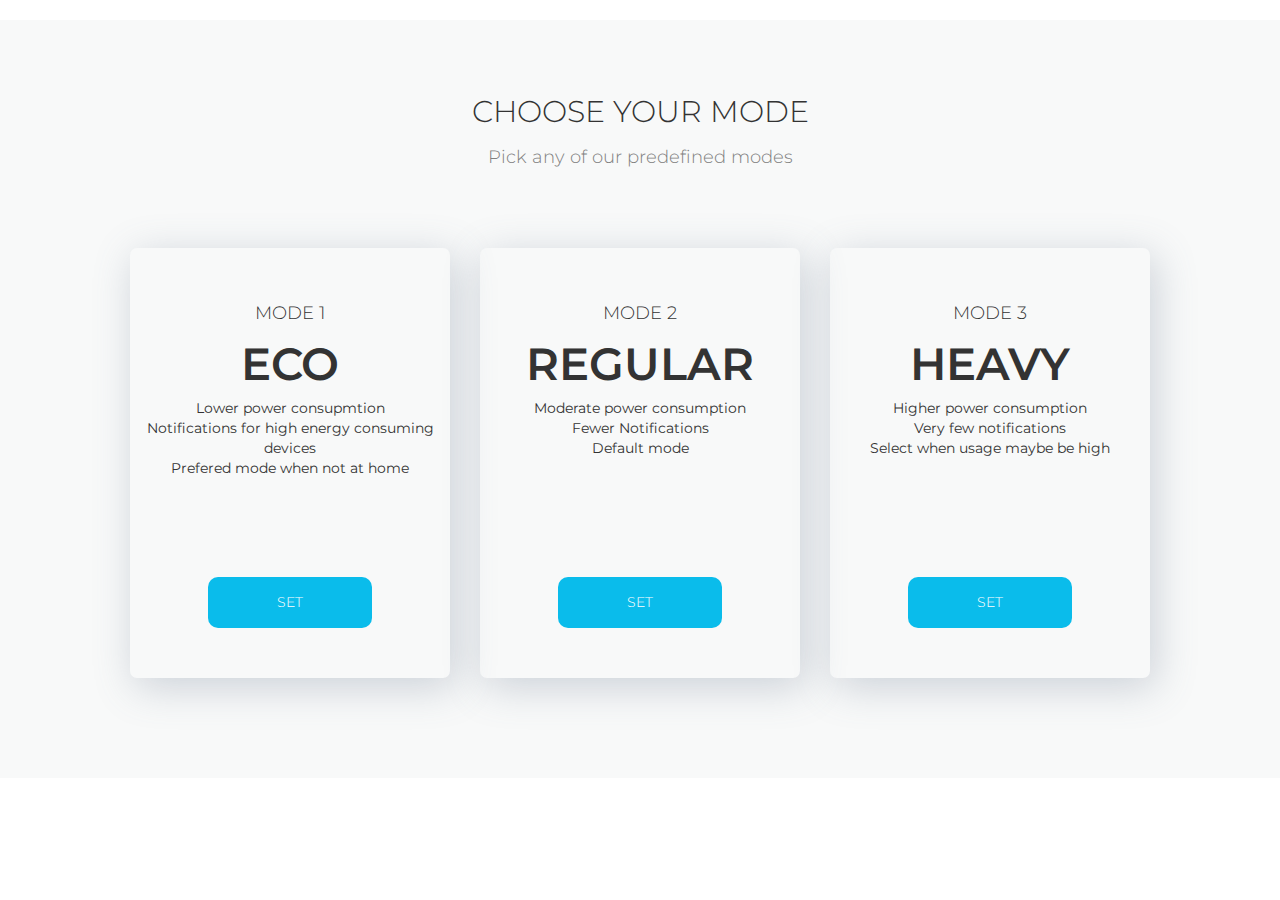
<file: dashboard/routes/presets/index.html>
<html>

<head>
    <meta charset="UTF-8">

    <meta name="viewport" content="width=device-width, initial-scale=1">
    <title>Presets</title>
    <meta name="Nova theme" content="width=device-width, initial-scale=1">
    <link rel="shortcut icon" type="image/png" href="assets/images/favicon.png"/>

    <link rel="stylesheet" href="https://maxcdn.bootstrapcdn.com/bootstrap/3.3.7/css/bootstrap.min.css"
          integrity="sha384-BVYiiSIFeK1dGmJRAkycuHAHRg32OmUcww7on3RYdg4Va+PmSTsz/K68vbdEjh4u" crossorigin="anonymous">

    <link href="https://fonts.googleapis.com/icon?family=Material+Icons"
          rel="stylesheet">
    <link rel="stylesheet" href="assets/css/style.css"/>
    <link rel="stylesheet" href="assets/css/responsive.css"/>

    <link rel="stylesheet" href="https://maxcdn.bootstrapcdn.com/font-awesome/4.7.0/css/font-awesome.min.css"/>

</head>

<body>


<!-- Pricing
  ================================================== -->
<div id="pricing" class="pricing-background">

    <h2 class="pricing-section-header light text-center">CHOOSE YOUR MODE</h2>
    <h4 class=" pricing-section-sub text-center light">Pick any of our predefined modes</h4>

    <div class="pricing-table row">
        <div class="col-sm-4">
            <div class="mid-plan">
                <h3 class="plan-title light">MODE 1</h3>
                <h4 class="plan-cost bold">ECO</h4>
                <ul class="plan-features">
                    <li>Lower power consupmtion</li>
                    <li>Notifications for high energy consuming devices</li>
                    <li>Prefered mode when not at home</li>
                </ul>
                <div class="plan-price-div text-center">
                    <div class="choose-plan-div">
                        <a class="plan-btn light" href="../rooms/room.php">
                            SET
                        </a>
                    </div>
                </div>
            </div><!--basic-plan--->
        </div><!--col-->

        <div class="col-sm-4">
            <div class="mid-plan">
                <h3 class="plan-title light">MODE 2</h3>
                <h4 class="plan-cost bold">REGULAR</h4>
                <ul class="plan-features">
                    <li>Moderate power consumption</li>
                    <li>Fewer Notifications</li>
                    <li>Default mode</li>
                    
                </ul>
                <div class="plan-price-div text-center">
                    <div class="choose-plan-div">
                        <a class="plan-btn light" href="../rooms/room.php">
                            SET
                        </a>
                    </div>
                </div>
            </div><!--pro-plan--->
        </div><!--col-->

        <div class="col-sm-4">
            <div class="mid-plan">
                <h3 class="plan-title light">MODE 3</h3>
                <h4 class="plan-cost bold">HEAVY</h4>
                <ul class="plan-features">
                    <li>Higher power consumption</li>
                    <li>Very few notifications</li>
                    <li>Select when usage maybe be high</li>
                </ul>
                <div class="plan-price-div text-center">
                    <div class="choose-plan-div">
                        <a class="plan-btn light" href="../rooms/room.php">
                            SET
                        </a>
                    </div>
                </div>
            </div><!--pro-plan--->
        </div><!--col-->

    </div>  <!--pricing-table-->

</div><!--pricing-background-->


<script src="https://code.jquery.com/jquery-3.2.1.min.js"
        integrity="sha256-hwg4gsxgFZhOsEEamdOYGBf13FyQuiTwlAQgxVSNgt4="
        crossorigin="anonymous"></script>

<script src="assets/js/script.js"></script>

</body>

</html>
</file>
<file: dashboard/routes/presets/assets/css/style.css>
@import url('https://fonts.googleapis.com/css?family=Montserrat:300,400,500,700');

body {
    font-family: 'Montserrat', sans-serif;
}

.header-right {
    display: none;
}

.navbar-item {
    color: #ffffff;
    padding: 10px;
}

.navbar-item:hover {
    color: #58d5f7;
    text-decoration: none;
}

.hero-background {
    overflow: hidden;
    position: relative;
    background: -webkit-linear-gradient(117deg, rgb(96, 87, 246), rgb(216, 71, 99));
    background: linear-gradient(117deg, rgb(96, 87, 246), rgb(216, 71, 99));
    background: -webkit-radial-gradient(rgb(194, 74, 126), rgb(105, 86, 235));
    background: radial-gradient(rgb(194, 74, 126), rgb(105, 86, 235));
}

.bold {
    font-weight: 600;
}

.light {
    font-weight: 300;
}

.header {
    padding-top: 35px;
    width: 100%;
    height: 100px;
    position: relative;
    z-index: 999;
}

.logo {
    max-width: 100px;
    padding-left: 0;
    padding-top: 5px;
}

.header-btn {
    background-color: #0ABCEB;
    border-radius: 10px;
    border: #0ABCEB;
    float: right;
    width: 195px;
    height: 51px;
    color: white;
    -webkit-transition-duration: 0.4s;
    transition-duration: 0.4s;
    margin-top: -10px;
}

.header-btn:hover {
    background-color: #58d5f7;
    color: white;
    border-radius: 20px;
    -webkit-box-shadow: -1px 9px 46px -17px rgba(43, 43, 43, 1);
    -moz-box-shadow: -1px 9px 46px -17px rgba(43, 43, 43, 1);
    box-shadow: -1px 9px 46px -17px rgba(43, 43, 43, 1);
}

.hero {
    position: relative;
    z-index: 999;
    padding-bottom: 60px;
}

.mouse {
    position: absolute;
    left: 0;
    right: 0;
    top: 85%;
    margin: auto;
    padding-bottom: 40px;
    text-align: center;
    cursor: pointer;
    transition: transform .4s ease;
}

.mouse:hover {
    transform: translateY(5px);
}

.macbook {
    margin: auto;
    padding-bottom: 35px;
}

.hero-right {
    color: #fff;
    text-align: center;
}

.ipad {
    display: none;
}

.ipad-screen {
    display: none;
}

.hero-btn {
    -webkit-transition-duration: 0.4s;
    transition-duration: 0.4s;
    background-color: #25F18B;
    border-radius: 10px;
    border: 1px solid #25F18B;
    width: 210px;
    height: 51px;
    color: white;
    margin: 30px auto;
}

.hero-btn:hover {
    background-color: #6affb4;
    color: white;
    border-radius: 20px;
    -webkit-box-shadow: -1px 9px 46px -17px rgba(43, 43, 43, 1);
    -moz-box-shadow: -1px 9px 46px -17px rgba(43, 43, 43, 1);
    box-shadow: -1px 9px 46px -17px rgba(43, 43, 43, 1);
}

.header-headline {
    padding-top: 0;
    padding-bottom: 15px;
    text-align: center;
}

.header-running-text {
    text-align: center;
    max-width: 287px;
    line-height: 1.5;
    margin: auto;
}

.logos-section {
    background-color: #F9FAFA;
    text-align: center;
}

.logos {
    padding: 30px;
    max-width: 100%;
}

.features-section {
    background-color: black;
    padding-top: 40px;
    padding-bottom: 80px;
    text-align: center;
    padding-bottom: 90px;
    position: relative;
}

.features-headline {
    color: white;
    padding-bottom: 30px;
}

.features-container {
    max-width: 830px;
    margin: auto;
}

.feature {
    text-align: center;
    padding: 30px;
}

.feature-no-display {
    opacity: 0;
    -webkit-transform: translateY(15%) translateZ(0);
    -moz-transform: translateY(15%) translateZ(0);
    transform: translateY(15%) translateZ(0);
    -webkit-transition: -webkit-transform 0.4s ease-out, opacity 0.4s ease;
    -moz-transition: -moz-transform 0.4s ease-out, opacity 0.4s ease;
    -o-transition: -o-transform 0.4s ease-out, opacity 0.4s ease;
    transition: transform 0.4s ease-out, opacity 0.4s ease;
}

.feature-display {
    opacity: 1;
    -webkit-transform: translateY(0) translateZ(0);
    -moz-transform: translateY(0) translateZ(0);
    transform: translateY(0) translateZ(0);
}

.feature-display-mid {
    transition-delay: 0.15s;
}

.feature-display-last {
    transition-delay: 0.30s;
}

.feature-icon {
    background-color: white;
    border-radius: 50%;
    height: 5.625em;
    width: 5.625em;
    display: flex;
    justify-content: center;
    align-items: center;
    margin: auto;
    box-shadow: 4px 14px 28px #393939;
}

.feature-head-text {
    color: white;
    padding-top: 15px;
}

.feature-subtext {
    color: white;
    padding-top: 0;
}

.feature-img {
    max-width: 23px;
}

.white-section {
    max-width: 1400px;
    margin: auto;
    overflow: hidden;

}

.white-section-text {
    text-align: center;
}

.imac {
}

.imac-section-header {
    padding-bottom: 35px;
}

.imac-section-desc {
    text-align: center;
    font-weight: 300;
    font-size: 24px;
    line-height: 40px;
    max-width: 400px;
    margin: auto;
    padding-bottom: 40px;
}

.imac-screen {
    padding-top: 60px;
    padding-bottom: 40px;
}

.macbook {
    position: relative;
    z-index: 999;
}

.pricing-background {
    background-color: #F8F9F9;
}

.pricing-section-header {
    padding-top: 75px;
}

.pricing-section-sub {
    padding-top: 10px;
    color: grey;
}

.pricing-table {
    padding: 0 0 100px;
    max-width: 1050px;
    margin: auto;
}

.plan {
    text-align: center;
    max-width: 390px;
    margin: auto;
    height: 430px;
    padding: 36px 15px 45px;
    position: relative;
}

.mid-plan {
    text-align: center;
    max-width: 390px;
    margin: auto;
    height: 430px;
    padding: 36px 15px 45px;
    position: relative;
    box-shadow: 5px 8.7px 40px rgba(99, 117, 138, 0.3);
    border-radius: 7px;
}

ul {
    list-style-type: none;
}

.plan li {
    position: relative;
}


.plan-title {
    font-size: 18px;
    padding-bottom: 5px;
}

.plan-cost {
    font-size: 45px;
}

.monthly {
    font-size: 12px;
    padding-bottom: 20px;
}

.plan-features {
    -webkit-padding-start: 0;
}

.plan-btn {
    background-color: #0ABCEB;
    border-radius: 10px;
    border: #0ABCEB;
    width: 164px;
    height: 51px;
    color: white;
    -webkit-transition-duration: 0.4s;
    transition-duration: 0.4s;
    display: block;
    padding: 15px;
    margin: auto;
    position: absolute;
    left: calc(50% - 82px);
    bottom: 50px;
}

.plan-btn:hover {
    background-color: #58d5f7;
    color: white;
    border-radius: 20px;
    -webkit-box-shadow: -1px 9px 46px -17px rgba(43, 43, 43, 1);
    -moz-box-shadow: -1px 9px 46px -17px rgba(43, 43, 43, 1);
    box-shadow: -1px 9px 46px -17px rgba(43, 43, 43, 1);
}

.team {
    padding-bottom: 50px;
    padding-top: 60px;
}

.team-container {
    text-align: center;
    margin: auto;
    max-width: 920px;
}

.team-section-header {
    padding-bottom: 90px;
}

.team-member {
    text-align: center;
    padding-bottom: 60px;
}

.team-member-position {
    color: #747474;
}

.team-member-text {
    padding-top: 25px;
}

.team-social-icon {
    padding: 7px;
}

.blue-section {
    background-color: #0ABCEB;
    color: white;
    margin: auto;
    text-align: center;
    padding-top: 25px;
    padding-bottom: 40px;
}

.blue-section-subtext {
    max-width: 200px;
    max-width: 250px;
    line-height: 22px;
    font-size: 15px;
    margin: auto;
}

.email-form {
    display: flex;
    justify-content: center;
    align-items: center;
}

.email-input {
    background-color: white;
    border-radius: 10px;
    border: 1px solid #fff;
    width: 210px;
    height: 51px;
    color: #808080;
    margin-top: 20px;
    border: none;
}

.submit-btn {
    background-color: #25F18B;
    border-radius: 10px;
    color: #fff;
    height: 51px;
    width: 120px;
    margin-top: 20px;
    margin-left: 3px;
    -webkit-transition-duration: 0.4s;
    /* Safari */
    transition-duration: 0.4s;
}

.submit-btn:hover {
    background-color: #6affb4;
    color: white;
    border-radius: 20px;
    -webkit-box-shadow: -1px 9px 46px -17px rgba(43, 43, 43, 1);
    -moz-box-shadow: -1px 9px 46px -17px rgba(43, 43, 43, 1);
    box-shadow: -1px 9px 46px -17px rgba(43, 43, 43, 1);
}

#newsletter-spinner {
    display: none;
}

.email-form-div {
    max-width: 60px;
    margin: auto;
}

.footer {
    background-color: #464646;
    padding-top: 20px;
    padding-bottom: 20px;
}

.webscope-text {
    color: white;
    font-size: 12px;
    padding-right: 7px;
}

.webscope {
    text-align: center;
    margin-top: -5px;
}

.social-links {
    float: none;
    text-align: center;
    padding-top: 10px;
}

.social-link {
    margin-right: 15px;
}

.strips {
    position: absolute;
    max-width: 1280px;
}
</file>
<file: dashboard/routes/presets/assets/css/responsive.css>
/* Small Devices, Tablets */

@media only screen and (min-width: 768px) {

    .header-right {
        display: block;
        float: right;
        padding: 6px 20px;
    }

    .header-headline {
        text-align: left;
        max-width: 380px;
        padding-top: 75px;
    }

    .header-running-text {
        line-height: 30px;
        margin: 0;
        text-align: left;
    }

    .hero {
        padding-bottom: 230px;
    }

    .hero-button {
        margin-top: 30px;
        margin-bottom: 30px;
    }

    .hero-right {
        text-align: left;
    }

    .ipad {
        display: block;
        position: absolute;
        right: 100px;
        z-index: 1;
        height: 427px;
        margin-top: 45px;
        transform: rotate(-6deg);
        max-width: 45%;
        border-radius: 25px;
        background: #fff;
        box-shadow: inset 0 4px 7px 1px #fff, inset 0 -5px 20px rgba(173, 186, 204, .25), 0 0px 33px rgba(0, 21, 64, .14), 0 10px 20px rgba(0, 21, 64, .05);
    }

    .ipad-screen {
        display: block;
        padding-bottom: 40px;
        margin-top: 19px;
        right: 1px;
    }

    .feature-section {
        padding-top: 60px;
    }

    .features-headline {
        color: white;
        padding-bottom: 70px;
    }

    .logos {
        padding: 30px;
        max-width: 100%;
    }

    .white-section-text {
        text-align: justify;
        padding-top: 80px;
        padding-left: 100px;
    }

    .imac-section-desc {
        font-weight: 300;
        font-size: 15px;
        line-height: 30px;
        max-width: 400px;
        margin: inherit;
        text-align: left;
    }

    .pricing-table {
        padding: 70px 0 100px;
        max-width: 1050px;
        margin: auto;
    }

}

.team {
    padding-bottom: 130px;
}

.team-member {
    text-align: center;
}

.email-form-div {
    max-width: inherit;
    margin: auto;
}

.webscope {
    margin-top: 0;
}

.social-links {
    float: right;
}

/* Medium Devices, Desktops */

@media only screen and (min-width: 992px) {
}

/* Large Devices, Wide Screens */

@media only screen and (min-width: 1200px) {
}
</file>
